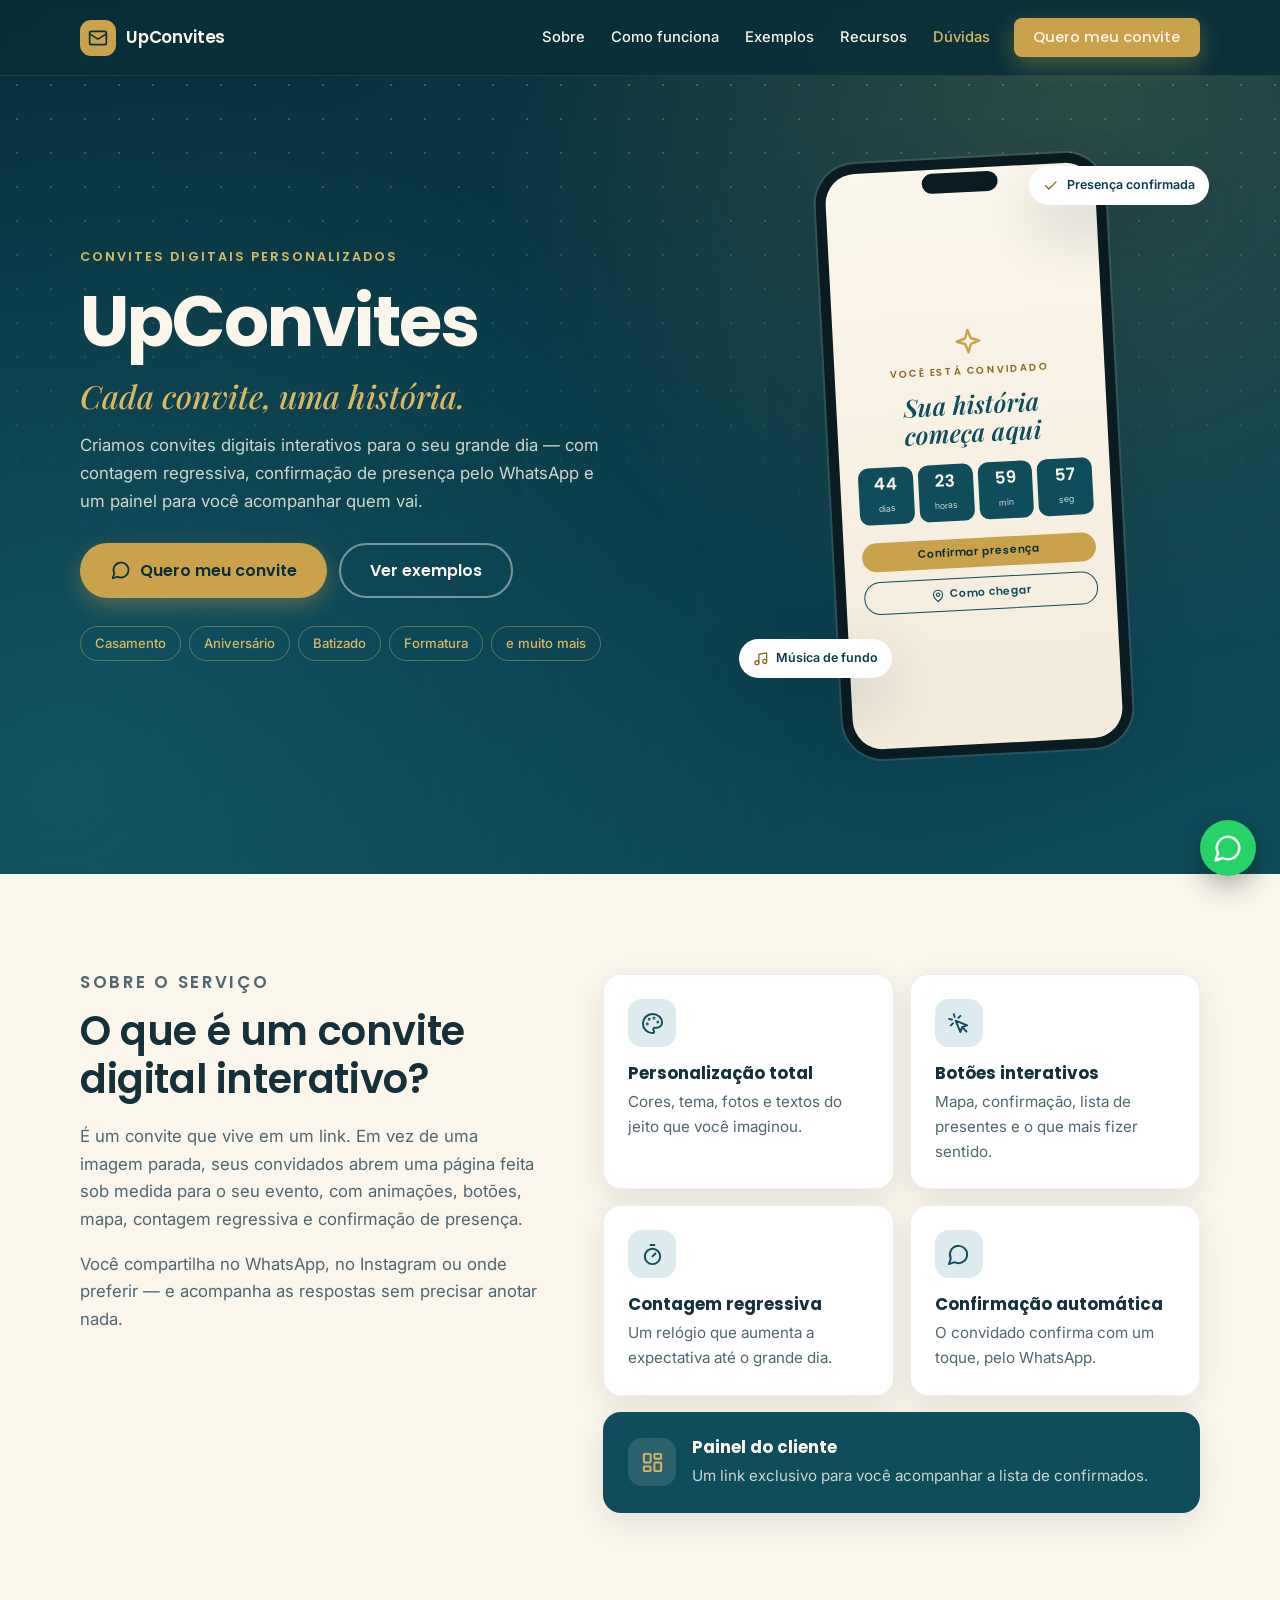
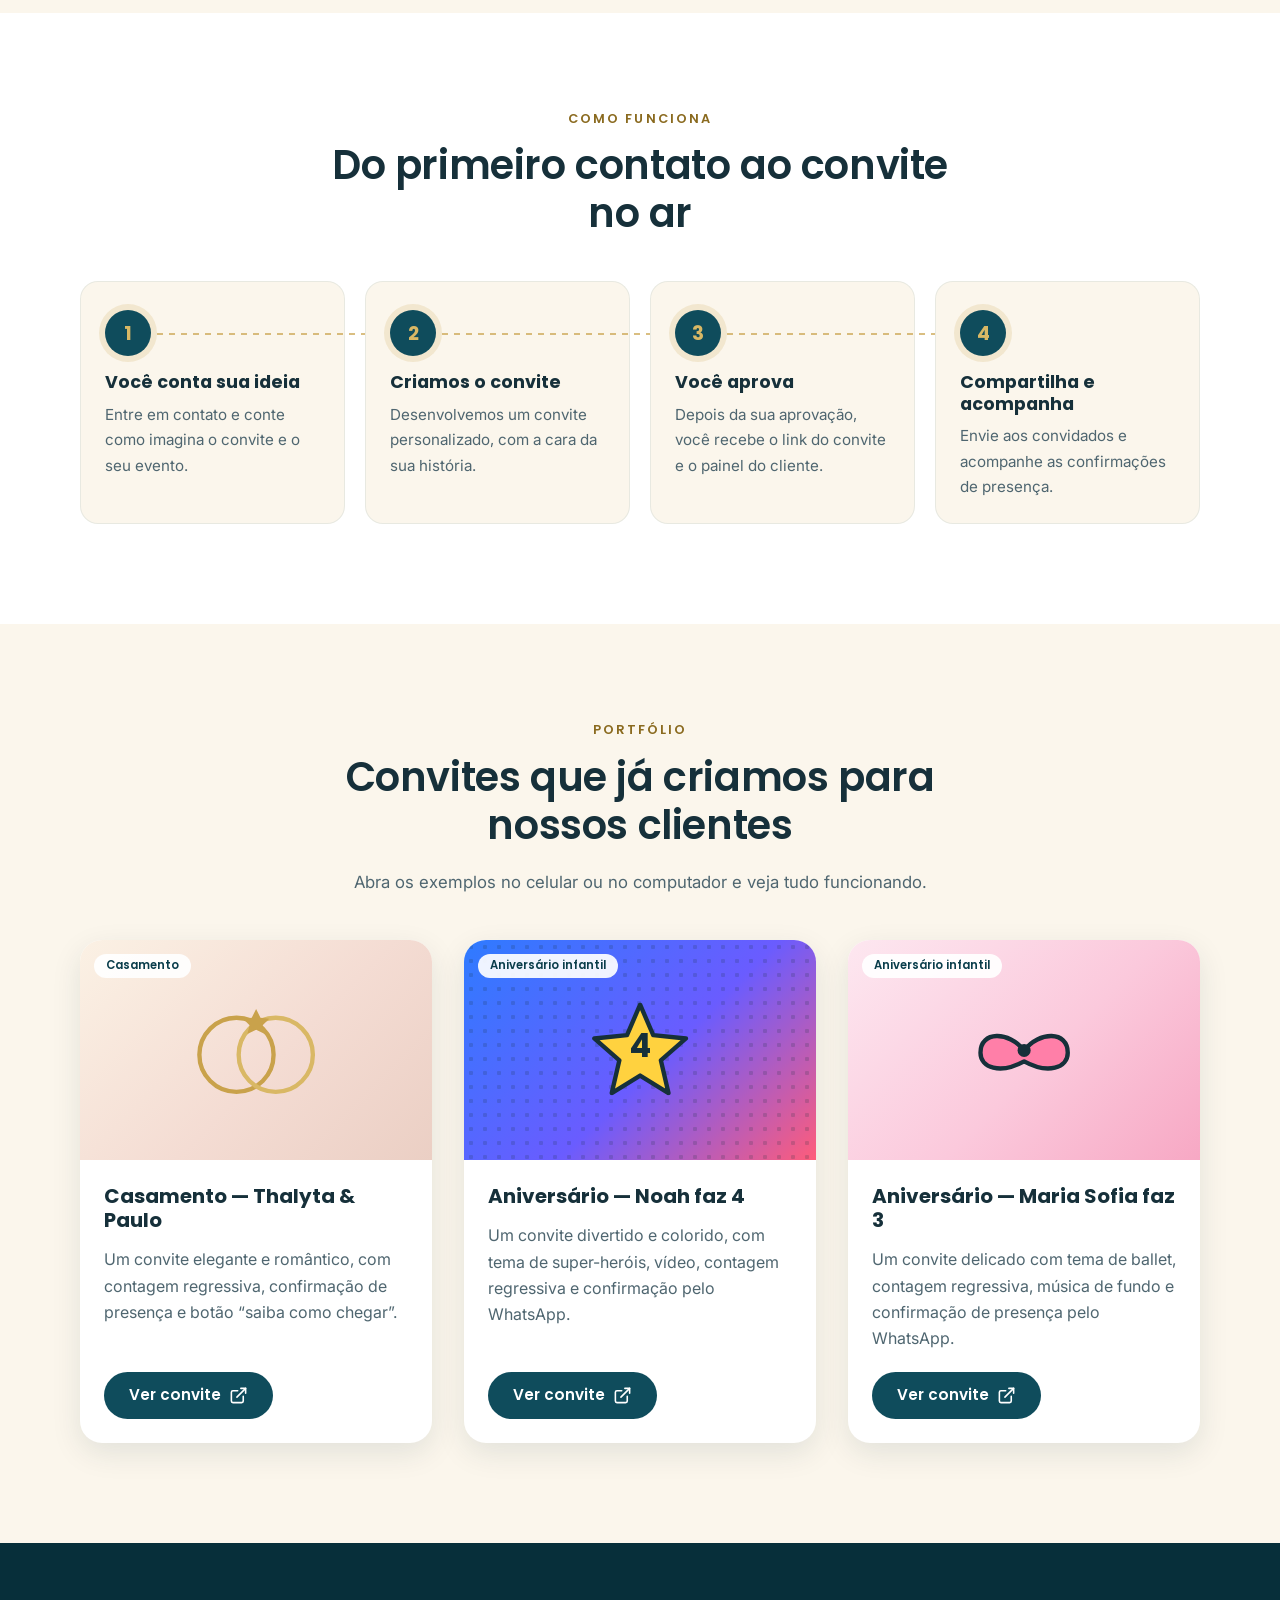
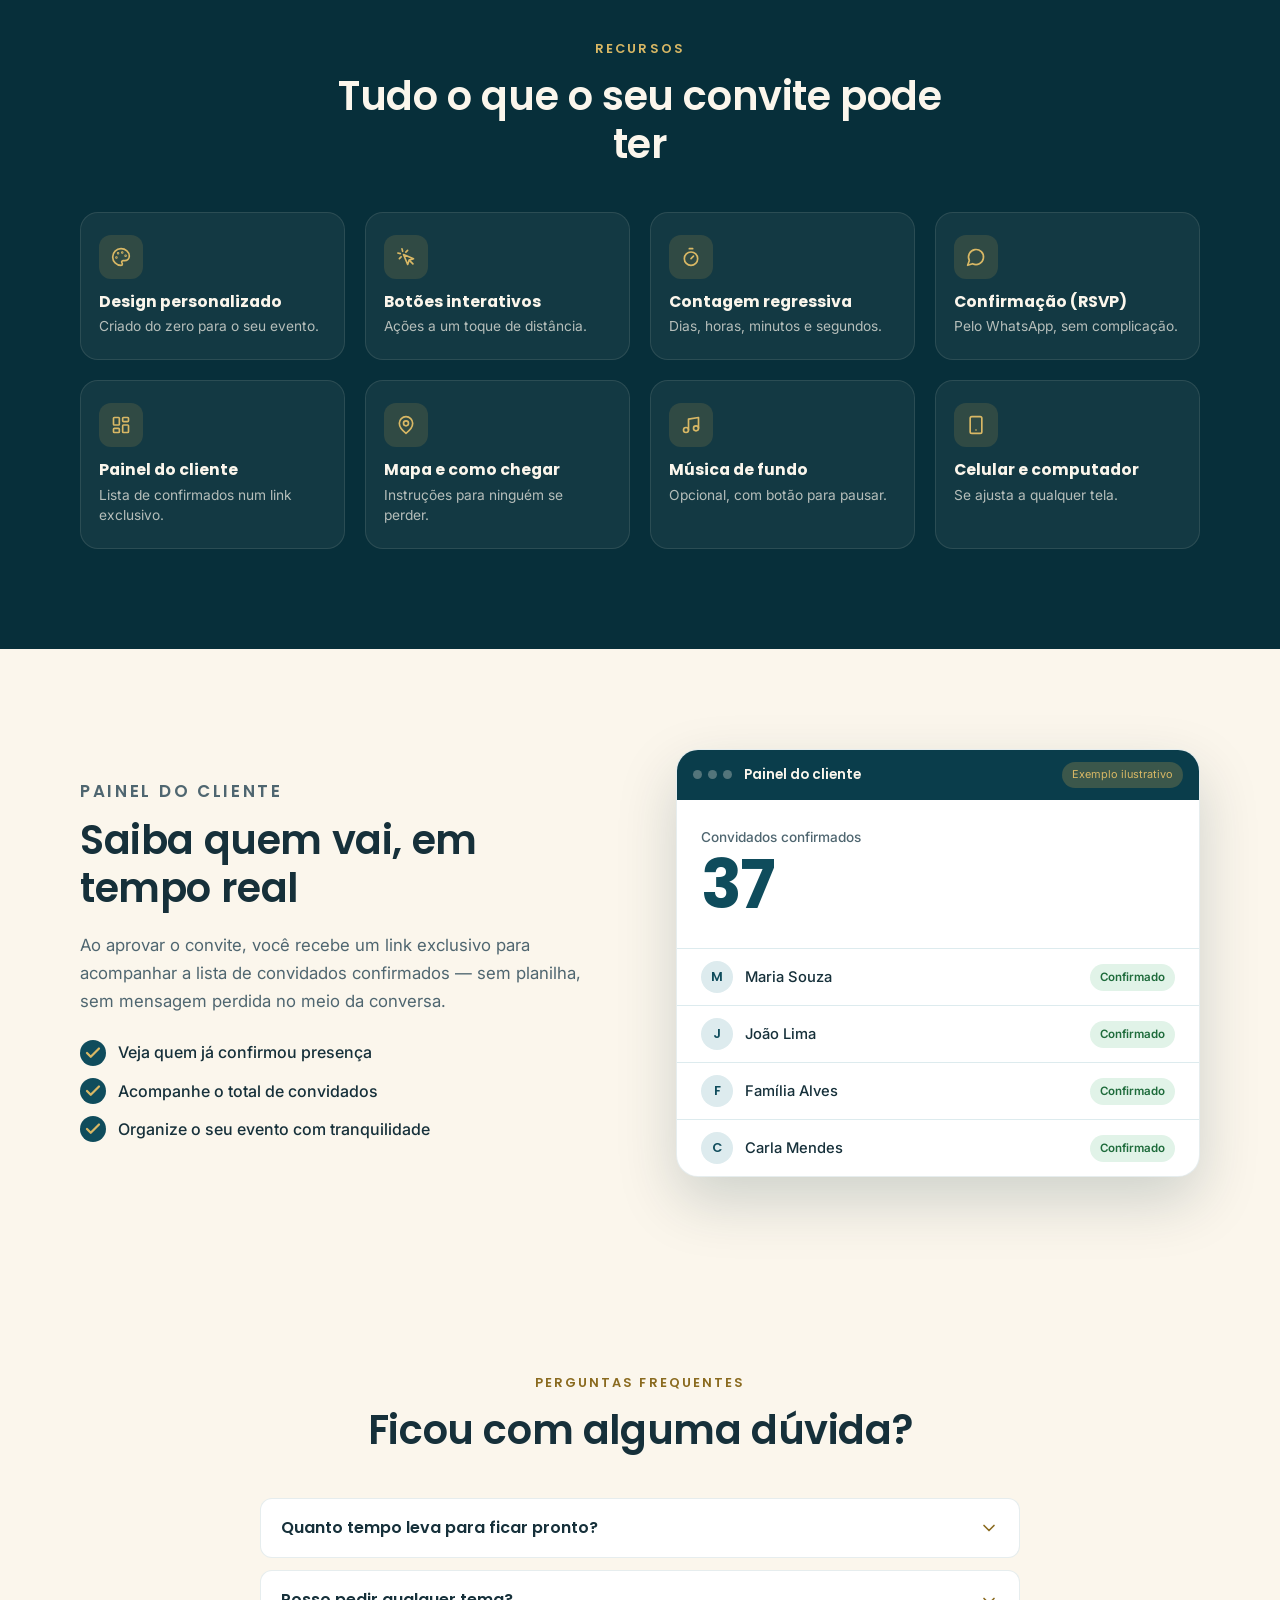
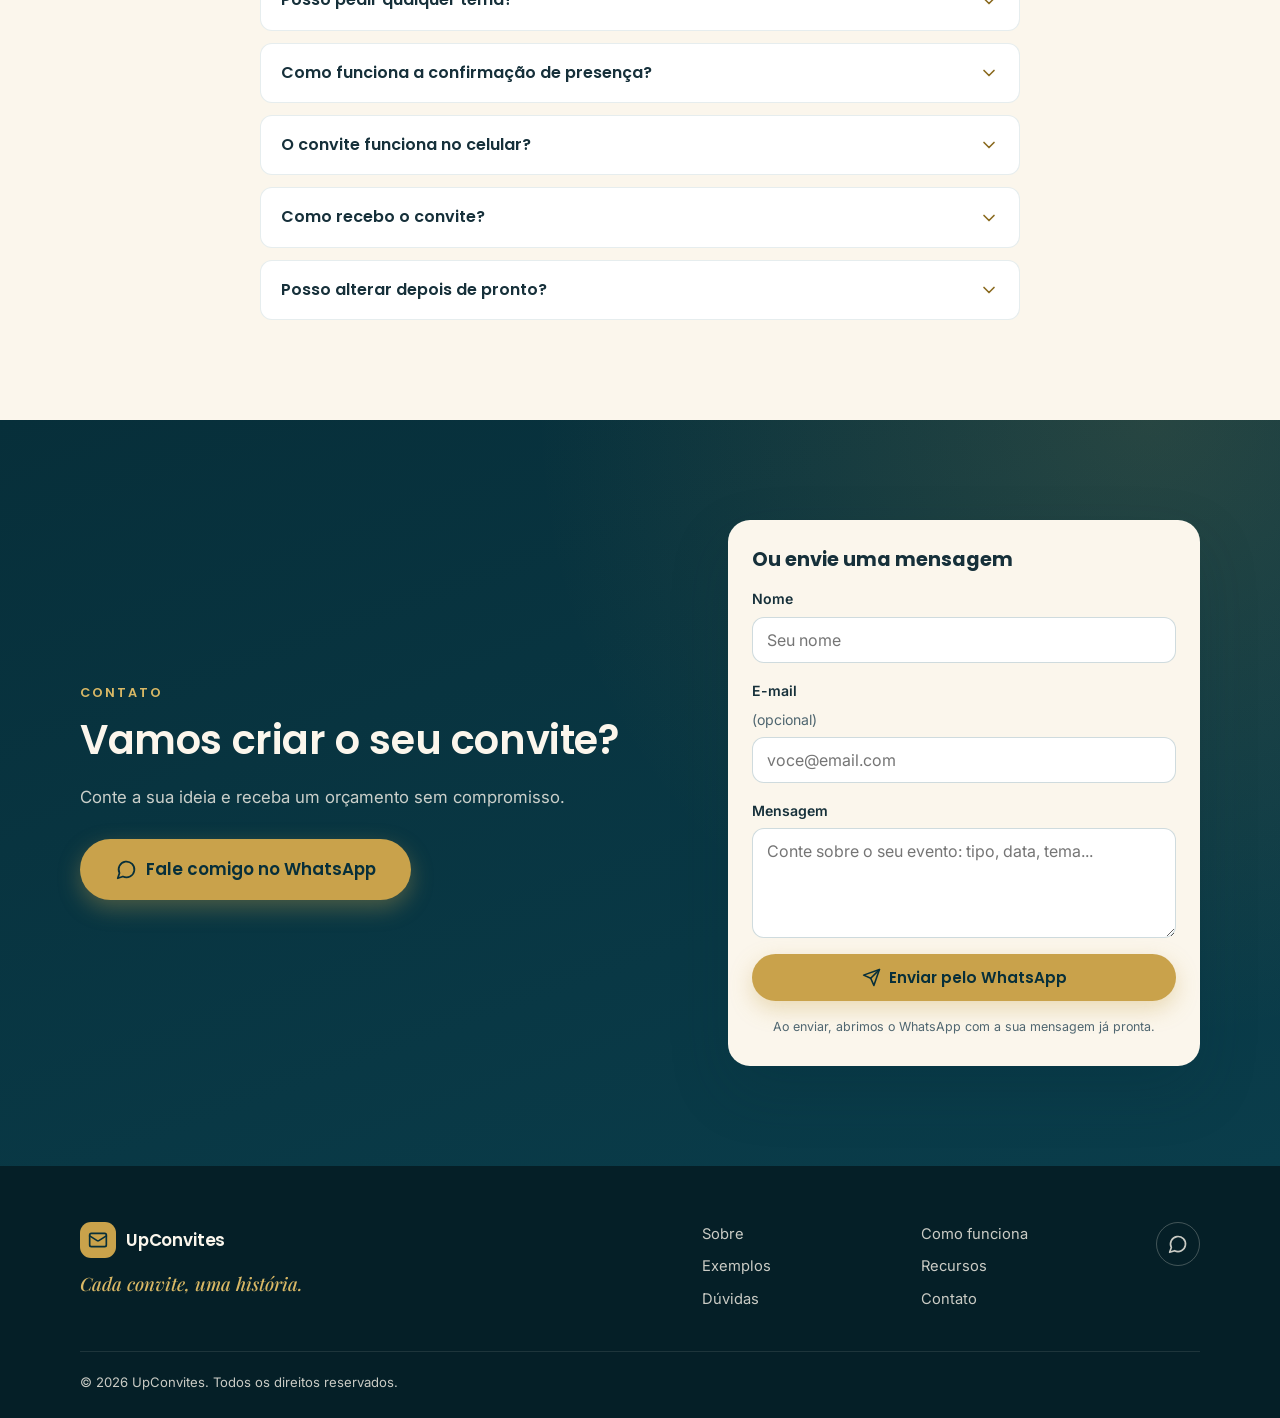
<file: index.html>
<!DOCTYPE html>
<html lang="pt-BR">
<head>
  <meta charset="UTF-8">
  <meta name="viewport" content="width=device-width, initial-scale=1">
  <title>UpConvites — Convites digitais personalizados</title>
  <meta name="description" content="Convites digitais personalizados e interativos para casamento, aniversário, batizado, formatura e mais. Contagem regressiva, confirmação de presença pelo WhatsApp e painel do cliente.">
  <meta name="theme-color" content="#072F3A">

  <!-- Open Graph (pré-visualização ao compartilhar o link) -->
  <meta property="og:title" content="UpConvites — Cada convite, uma história.">
  <meta property="og:description" content="Convites digitais personalizados e interativos, com confirmação de presença pelo WhatsApp.">
  <meta property="og:type" content="website">
  <meta property="og:locale" content="pt_BR">

  <!-- Favicon inline (SVG), sem arquivo externo -->
  <link rel="icon" href="data:image/svg+xml,%3Csvg xmlns='http://www.w3.org/2000/svg' viewBox='0 0 64 64'%3E%3Crect width='64' height='64' rx='16' fill='%23072F3A'/%3E%3Cpath d='M14 22h36v22a3 3 0 0 1-3 3H17a3 3 0 0 1-3-3z' fill='none' stroke='%23C9A24B' stroke-width='3.5' stroke-linejoin='round'/%3E%3Cpath d='m15 24 17 12 17-12' fill='none' stroke='%23C9A24B' stroke-width='3.5' stroke-linejoin='round'/%3E%3C/svg%3E">

  <!-- Fontes: Poppins (títulos), Inter (texto) e Playfair Display (destaques elegantes) -->
  <link rel="preconnect" href="https://fonts.googleapis.com">
  <link rel="preconnect" href="https://fonts.gstatic.com" crossorigin>
  <link href="https://fonts.googleapis.com/css2?family=Inter:wght@400;500;600&family=Playfair+Display:ital,wght@1,500;1,600&family=Poppins:wght@500;600;700&display=swap" rel="stylesheet">

  <link rel="stylesheet" href="styles.css">

  <!-- Marca a página como "JS ativo" antes de pintar (evita piscar nas animações de scroll) -->
  <script>document.documentElement.classList.add('js');</script>
</head>

<body>

  <!-- =====================================================================
       ÍCONES (SVG inline, estilo Lucide). Uso: <svg class="icon"><use href="#i-nome"/></svg>
       ===================================================================== -->
  <svg width="0" height="0" style="position:absolute" aria-hidden="true" focusable="false">
    <symbol id="i-palette" viewBox="0 0 24 24"><circle cx="13.5" cy="6.5" r=".5"/><circle cx="17.5" cy="10.5" r=".5"/><circle cx="8.5" cy="7.5" r=".5"/><circle cx="6.5" cy="12.5" r=".5"/><path d="M12 2C6.5 2 2 6.5 2 12s4.5 10 10 10c.926 0 1.648-.746 1.648-1.688 0-.437-.18-.835-.437-1.125-.29-.289-.438-.652-.438-1.125a1.64 1.64 0 0 1 1.668-1.668h1.996c3.051 0 5.555-2.503 5.555-5.554C21.965 6.012 17.461 2 12 2z"/></symbol>
    <symbol id="i-pointer" viewBox="0 0 24 24"><path d="m9 9 5 12 1.774-5.226L21 14 9 9z"/><path d="m16.071 16.071 4.243 4.243"/><path d="m7.188 2.239.777 2.897M5.136 7.965l-2.898-.777M13.95 4.05l-2.122 2.122m-5.657 5.656-2.12 2.122"/></symbol>
    <symbol id="i-timer" viewBox="0 0 24 24"><line x1="10" x2="14" y1="2" y2="2"/><line x1="12" x2="15" y1="14" y2="11"/><circle cx="12" cy="14" r="8"/></symbol>
    <symbol id="i-chat" viewBox="0 0 24 24"><path d="M7.9 20A9 9 0 1 0 4 16.1L2 22Z"/></symbol>
    <symbol id="i-dashboard" viewBox="0 0 24 24"><rect width="7" height="9" x="3" y="3" rx="1"/><rect width="7" height="5" x="14" y="3" rx="1"/><rect width="7" height="9" x="14" y="12" rx="1"/><rect width="7" height="5" x="3" y="16" rx="1"/></symbol>
    <symbol id="i-pin" viewBox="0 0 24 24"><path d="M20 10c0 6-8 12-8 12s-8-6-8-12a8 8 0 0 1 16 0Z"/><circle cx="12" cy="10" r="3"/></symbol>
    <symbol id="i-music" viewBox="0 0 24 24"><path d="M9 18V5l12-2v13"/><circle cx="6" cy="18" r="3"/><circle cx="18" cy="16" r="3"/></symbol>
    <symbol id="i-phone" viewBox="0 0 24 24"><rect width="14" height="20" x="5" y="2" rx="2" ry="2"/><path d="M12 18h.01"/></symbol>
    <symbol id="i-check" viewBox="0 0 24 24"><path d="M20 6 9 17l-5-5"/></symbol>
    <symbol id="i-chevron" viewBox="0 0 24 24"><path d="m6 9 6 6 6-6"/></symbol>
    <symbol id="i-mail" viewBox="0 0 24 24"><rect width="20" height="16" x="2" y="4" rx="2"/><path d="m22 7-8.97 5.7a1.94 1.94 0 0 1-2.06 0L2 7"/></symbol>
    <symbol id="i-arrow" viewBox="0 0 24 24"><path d="M5 12h14"/><path d="m12 5 7 7-7 7"/></symbol>
    <symbol id="i-external" viewBox="0 0 24 24"><path d="M15 3h6v6"/><path d="M10 14 21 3"/><path d="M18 13v6a2 2 0 0 1-2 2H5a2 2 0 0 1-2-2V8a2 2 0 0 1 2-2h6"/></symbol>
    <symbol id="i-menu" viewBox="0 0 24 24"><line x1="4" x2="20" y1="12" y2="12"/><line x1="4" x2="20" y1="6" y2="6"/><line x1="4" x2="20" y1="18" y2="18"/></symbol>
    <symbol id="i-close" viewBox="0 0 24 24"><path d="M18 6 6 18"/><path d="m6 6 12 12"/></symbol>
    <symbol id="i-sparkles" viewBox="0 0 24 24"><path d="m12 3-1.912 5.813a2 2 0 0 1-1.275 1.275L3 12l5.813 1.912a2 2 0 0 1 1.275 1.275L12 21l1.912-5.813a2 2 0 0 1 1.275-1.275L21 12l-5.813-1.912a2 2 0 0 1-1.275-1.275L12 3Z"/></symbol>
    <symbol id="i-send" viewBox="0 0 24 24"><path d="m22 2-7 20-4-9-9-4Z"/><path d="M22 2 11 13"/></symbol>
    <symbol id="i-users" viewBox="0 0 24 24"><path d="M16 21v-2a4 4 0 0 0-4-4H6a4 4 0 0 0-4 4v2"/><circle cx="9" cy="7" r="4"/><path d="M22 21v-2a4 4 0 0 0-3-3.87"/><path d="M16 3.13a4 4 0 0 1 0 7.75"/></symbol>
  </svg>

  <a class="skip-link" href="#conteudo">Pular para o conteúdo</a>

  <!-- =====================================================================
       CABEÇALHO / MENU
       ===================================================================== -->
  <header class="header" id="topo">
    <div class="container header__inner">
      <a class="brand" href="#inicio" aria-label="UpConvites — início">
        <span class="brand__mark" aria-hidden="true"><svg class="icon"><use href="#i-mail"/></svg></span>
        <span class="brand__name">UpConvites</span>
      </a>

      <nav class="nav" id="menu" aria-label="Navegação principal">
        <a href="#sobre">Sobre</a>
        <a href="#como-funciona">Como funciona</a>
        <a href="#portfolio">Exemplos</a>
        <a href="#recursos">Recursos</a>
        <a href="#faq">Dúvidas</a>
        <a class="btn btn--gold btn--sm nav__cta" data-wa href="#contato">Quero meu convite</a>
      </nav>

      <button class="menu-toggle" type="button" aria-expanded="false" aria-controls="menu" aria-label="Abrir menu">
        <svg class="icon icon--open"><use href="#i-menu"/></svg>
        <svg class="icon icon--close"><use href="#i-close"/></svg>
      </button>
    </div>
  </header>

  <main id="conteudo">

    <!-- =====================================================================
         1. HERO
         ===================================================================== -->
    <section class="hero" id="inicio">
      <div class="hero__glow" aria-hidden="true"></div>
      <div class="container hero__grid">

        <div class="hero__text">
          <p class="eyebrow eyebrow--light reveal">Convites digitais personalizados</p>
          <h1 class="hero__title reveal" style="--d:1">UpConvites</h1>
          <p class="hero__slogan reveal" style="--d:2">Cada convite, uma história.</p>
          <p class="hero__sub reveal" style="--d:3">
            Criamos convites digitais interativos para o seu grande dia — com contagem regressiva,
            confirmação de presença pelo WhatsApp e um painel para você acompanhar quem vai.
          </p>

          <div class="hero__actions reveal" style="--d:4">
            <!-- CTA principal: o link do WhatsApp é montado pelo script.js (veja CONFIG) -->
            <a class="btn btn--gold btn--lg" data-wa data-wa-msg="Olá! Quero criar meu convite digital." href="#contato">
              <svg class="icon"><use href="#i-chat"/></svg> Quero meu convite
            </a>
            <a class="btn btn--ghost btn--lg" href="#portfolio">Ver exemplos</a>
          </div>

          <ul class="chips reveal" style="--d:5" aria-label="Tipos de evento">
            <li>Casamento</li><li>Aniversário</li><li>Batizado</li><li>Formatura</li><li>e muito mais</li>
          </ul>
        </div>

        <!-- Mockup de celular com um mini convite (ilustrativo) -->
        <div class="hero__visual reveal" style="--d:2" aria-hidden="true">
          <div class="phone">
            <div class="phone__notch"></div>
            <div class="phone__screen">
              <span class="mini__star"><svg class="icon"><use href="#i-sparkles"/></svg></span>
              <p class="mini__kicker">Você está convidado</p>
              <p class="mini__title">Sua história<br>começa aqui</p>
              <div class="mini__count">
                <div><b data-mini="d">00</b><small>dias</small></div>
                <div><b data-mini="h">00</b><small>horas</small></div>
                <div><b data-mini="m">00</b><small>min</small></div>
                <div><b data-mini="s">00</b><small>seg</small></div>
              </div>
              <span class="mini__btn">Confirmar presença</span>
              <span class="mini__btn mini__btn--line"><svg class="icon"><use href="#i-pin"/></svg> Como chegar</span>
            </div>
          </div>
          <span class="float float--a"><svg class="icon"><use href="#i-check"/></svg> Presença confirmada</span>
          <span class="float float--b"><svg class="icon"><use href="#i-music"/></svg> Música de fundo</span>
        </div>
      </div>
    </section>

    <!-- =====================================================================
         2. SOBRE O SERVIÇO
         ===================================================================== -->
    <section class="section section--cream" id="sobre">
      <div class="container about">
        <div class="about__text">
          <p class="eyebrow reveal">Sobre o serviço</p>
          <h2 class="section__title reveal" style="--d:1">O que é um convite digital interativo?</h2>
          <p class="reveal" style="--d:2">
            É um convite que vive em um link. Em vez de uma imagem parada, seus convidados abrem uma
            página feita sob medida para o seu evento, com animações, botões, mapa, contagem regressiva
            e confirmação de presença.
          </p>
          <p class="reveal" style="--d:3">
            Você compartilha no WhatsApp, no Instagram ou onde preferir — e acompanha as respostas
            sem precisar anotar nada.
          </p>
        </div>

        <!-- Diferenciais -->
        <div class="about__cards">
          <article class="card reveal">
            <span class="card__icon"><svg class="icon"><use href="#i-palette"/></svg></span>
            <h3>Personalização total</h3>
            <p>Cores, tema, fotos e textos do jeito que você imaginou.</p>
          </article>
          <article class="card reveal" style="--d:1">
            <span class="card__icon"><svg class="icon"><use href="#i-pointer"/></svg></span>
            <h3>Botões interativos</h3>
            <p>Mapa, confirmação, lista de presentes e o que mais fizer sentido.</p>
          </article>
          <article class="card reveal" style="--d:2">
            <span class="card__icon"><svg class="icon"><use href="#i-timer"/></svg></span>
            <h3>Contagem regressiva</h3>
            <p>Um relógio que aumenta a expectativa até o grande dia.</p>
          </article>
          <article class="card reveal" style="--d:3">
            <span class="card__icon"><svg class="icon"><use href="#i-chat"/></svg></span>
            <h3>Confirmação automática</h3>
            <p>O convidado confirma com um toque, pelo WhatsApp.</p>
          </article>
          <article class="card card--wide reveal" style="--d:4">
            <span class="card__icon"><svg class="icon"><use href="#i-dashboard"/></svg></span>
            <div>
              <h3>Painel do cliente</h3>
              <p>Um link exclusivo para você acompanhar a lista de confirmados.</p>
            </div>
          </article>
        </div>
      </div>
    </section>

    <!-- =====================================================================
         3. COMO FUNCIONA
         ===================================================================== -->
    <section class="section section--white" id="como-funciona">
      <div class="container">
        <header class="section__head">
          <p class="eyebrow reveal">Como funciona</p>
          <h2 class="section__title reveal" style="--d:1">Do primeiro contato ao convite no ar</h2>
        </header>

        <ol class="steps">
          <li class="step reveal">
            <span class="step__num">1</span>
            <h3>Você conta sua ideia</h3>
            <p>Entre em contato e conte como imagina o convite e o seu evento.</p>
          </li>
          <li class="step reveal" style="--d:1">
            <span class="step__num">2</span>
            <h3>Criamos o convite</h3>
            <p>Desenvolvemos um convite personalizado, com a cara da sua história.</p>
          </li>
          <li class="step reveal" style="--d:2">
            <span class="step__num">3</span>
            <h3>Você aprova</h3>
            <p>Depois da sua aprovação, você recebe o link do convite e o painel do cliente.</p>
          </li>
          <li class="step reveal" style="--d:3">
            <span class="step__num">4</span>
            <h3>Compartilha e acompanha</h3>
            <p>Envie aos convidados e acompanhe as confirmações de presença.</p>
          </li>
        </ol>
      </div>
    </section>

    <!-- =====================================================================
         4. PORTFÓLIO / EXEMPLOS
         ===================================================================== -->
    <section class="section section--cream" id="portfolio">
      <div class="container">
        <header class="section__head">
          <p class="eyebrow reveal">Portfólio</p>
          <h2 class="section__title reveal" style="--d:1">Convites que já criamos para nossos clientes</h2>
          <p class="section__lead reveal" style="--d:2">Abra os exemplos no celular ou no computador e veja tudo funcionando.</p>
        </header>

        <div class="portfolio">

          <!-- Exemplo A: Casamento -->
          <article class="work reveal">
            <!-- ✏️ CAPA: hoje é um gradiente + SVG. Para usar uma imagem real, troque o conteúdo
                 de .work__cover por: <img src="img/capa-casamento.jpg" alt="Capa do convite de casamento"> -->
            <div class="work__cover work__cover--wedding" aria-hidden="true">
              <svg viewBox="0 0 200 120" class="work__art">
                <circle cx="82" cy="64" r="34" fill="none" stroke="#C9A24B" stroke-width="4"/>
                <circle cx="118" cy="64" r="34" fill="none" stroke="#D9B865" stroke-width="4"/>
                <path d="m100 22 4 8 8 1-6 6 2 8-8-4-8 4 2-8-6-6 8-1z" fill="#C9A24B"/>
              </svg>
              <span class="work__tag">Casamento</span>
            </div>
            <div class="work__body">
              <h3>Casamento — Thalyta &amp; Paulo</h3>
              <p>Um convite elegante e romântico, com contagem regressiva, confirmação de presença e botão “saiba como chegar”.</p>
              <a class="btn btn--primary" href="https://thalytaepaulo.vercel.app/?demo" target="_blank" rel="noopener noreferrer">
                Ver convite <svg class="icon"><use href="#i-external"/></svg>
              </a>
            </div>
          </article>

          <!-- Exemplo B: Aniversário -->
          <article class="work reveal" style="--d:1">
            <!-- ✏️ CAPA: troque por <img src="img/capa-noah.jpg" alt="Capa do convite de aniversário"> se quiser -->
            <div class="work__cover work__cover--kids" aria-hidden="true">
              <svg viewBox="0 0 200 120" class="work__art">
                <path d="m100 18 12 28 30 3-23 20 7 30-26-16-26 16 7-30-23-20 30-3z" fill="#FFD23F" stroke="#16303A" stroke-width="4" stroke-linejoin="round"/>
                <text x="100" y="66" text-anchor="middle" font-family="Poppins, sans-serif" font-weight="700" font-size="30" fill="#16303A">4</text>
              </svg>
              <span class="work__tag">Aniversário infantil</span>
            </div>
            <div class="work__body">
              <h3>Aniversário — Noah faz 4</h3>
              <p>Um convite divertido e colorido, com tema de super-heróis, vídeo, contagem regressiva e confirmação pelo WhatsApp.</p>
              <a class="btn btn--primary" href="https://barbosas97.github.io/convite-noah/?demo" target="_blank" rel="noopener noreferrer">
                Ver convite <svg class="icon"><use href="#i-external"/></svg>
              </a>
            </div>
          </article>

          <!-- Exemplo C: Aniversário infantil (tema ballet) -->
          <article class="work reveal" style="--d:2">
            <!-- ✏️ CAPA: troque por <img src="img/capa-mariasofia.jpg" alt="Capa do convite da Maria Sofia"> se quiser -->
            <div class="work__cover work__cover--ballet" aria-hidden="true">
              <svg viewBox="0 0 200 120" class="work__art">
                <path d="M100 60c-14-18-40-18-40 2 0 14 18 20 40 8 22 12 40 6 40-8 0-20-26-20-40-2z" fill="#FF7FA8" stroke="#16303A" stroke-width="4" stroke-linejoin="round"/>
                <circle cx="100" cy="60" r="6" fill="#16303A"/>
              </svg>
              <span class="work__tag">Aniversário infantil</span>
            </div>
            <div class="work__body">
              <h3>Aniversário — Maria Sofia faz 3</h3>
              <p>Um convite delicado com tema de ballet, contagem regressiva, música de fundo e confirmação de presença pelo WhatsApp.</p>
              <a class="btn btn--primary" href="https://mariasofia.vercel.app/?demo" target="_blank" rel="noopener noreferrer">
                Ver convite <svg class="icon"><use href="#i-external"/></svg>
              </a>
            </div>
          </article>

        </div>
      </div>
    </section>

    <!-- =====================================================================
         5. FUNCIONALIDADES / RECURSOS
         ===================================================================== -->
    <section class="section section--dark" id="recursos">
      <div class="container">
        <header class="section__head">
          <p class="eyebrow eyebrow--light reveal">Recursos</p>
          <h2 class="section__title section__title--light reveal" style="--d:1">Tudo o que o seu convite pode ter</h2>
        </header>

        <ul class="features">
          <li class="feature reveal"><span class="feature__icon"><svg class="icon"><use href="#i-palette"/></svg></span><h3>Design personalizado</h3><p>Criado do zero para o seu evento.</p></li>
          <li class="feature reveal" style="--d:1"><span class="feature__icon"><svg class="icon"><use href="#i-pointer"/></svg></span><h3>Botões interativos</h3><p>Ações a um toque de distância.</p></li>
          <li class="feature reveal" style="--d:2"><span class="feature__icon"><svg class="icon"><use href="#i-timer"/></svg></span><h3>Contagem regressiva</h3><p>Dias, horas, minutos e segundos.</p></li>
          <li class="feature reveal" style="--d:3"><span class="feature__icon"><svg class="icon"><use href="#i-chat"/></svg></span><h3>Confirmação (RSVP)</h3><p>Pelo WhatsApp, sem complicação.</p></li>
          <li class="feature reveal"><span class="feature__icon"><svg class="icon"><use href="#i-dashboard"/></svg></span><h3>Painel do cliente</h3><p>Lista de confirmados num link exclusivo.</p></li>
          <li class="feature reveal" style="--d:1"><span class="feature__icon"><svg class="icon"><use href="#i-pin"/></svg></span><h3>Mapa e como chegar</h3><p>Instruções para ninguém se perder.</p></li>
          <li class="feature reveal" style="--d:2"><span class="feature__icon"><svg class="icon"><use href="#i-music"/></svg></span><h3>Música de fundo</h3><p>Opcional, com botão para pausar.</p></li>
          <li class="feature reveal" style="--d:3"><span class="feature__icon"><svg class="icon"><use href="#i-phone"/></svg></span><h3>Celular e computador</h3><p>Se ajusta a qualquer tela.</p></li>
        </ul>
      </div>
    </section>

    <!-- =====================================================================
         6. PAINEL DO CLIENTE (DESTAQUE)
         ===================================================================== -->
    <section class="section section--cream" id="painel">
      <div class="container panel">

        <div class="panel__text">
          <p class="eyebrow reveal">Painel do cliente</p>
          <h2 class="section__title reveal" style="--d:1">Saiba quem vai, em tempo real</h2>
          <p class="reveal" style="--d:2">
            Ao aprovar o convite, você recebe um link exclusivo para acompanhar a lista de convidados
            confirmados — sem planilha, sem mensagem perdida no meio da conversa.
          </p>
          <ul class="checklist reveal" style="--d:3">
            <li><svg class="icon"><use href="#i-check"/></svg> Veja quem já confirmou presença</li>
            <li><svg class="icon"><use href="#i-check"/></svg> Acompanhe o total de convidados</li>
            <li><svg class="icon"><use href="#i-check"/></svg> Organize o seu evento com tranquilidade</li>
          </ul>
        </div>

        <!-- Mockup do painel (exemplo ilustrativo, os dados não são reais) -->
        <div class="dash reveal" style="--d:2" role="img" aria-label="Exemplo ilustrativo do painel do cliente mostrando 42 convidados confirmados">
          <div class="dash__top">
            <span class="dash__dots"><i></i><i></i><i></i></span>
            <span class="dash__title">Painel do cliente</span>
            <span class="dash__badge">Exemplo ilustrativo</span>
          </div>
          <div class="dash__main">
            <p class="dash__label">Convidados confirmados</p>
            <p class="dash__big"><span data-count-to="42">42</span></p>
          </div>
          <ul class="dash__list">
            <li><span class="avatar">M</span> Maria Souza <em class="ok">Confirmado</em></li>
            <li><span class="avatar">J</span> João Lima <em class="ok">Confirmado</em></li>
            <li><span class="avatar">F</span> Família Alves <em class="ok">Confirmado</em></li>
            <li><span class="avatar">C</span> Carla Mendes <em class="ok">Confirmado</em></li>
          </ul>
        </div>

      </div>
    </section>

    <!-- =====================================================================
         7. FAQ
         ✏️ EDITAR: revise as respostas (principalmente prazo e alterações)
         ===================================================================== -->
    <section class="section section--cream" id="faq">
      <div class="container container--narrow">
        <header class="section__head">
          <p class="eyebrow reveal">Perguntas frequentes</p>
          <h2 class="section__title reveal" style="--d:1">Ficou com alguma dúvida?</h2>
        </header>

        <div class="faq reveal">
          <details>
            <summary>Quanto tempo leva para ficar pronto? <svg class="icon"><use href="#i-chevron"/></svg></summary>
            <!-- ✏️ EDITAR: coloque o seu prazo real (ex.: "de 3 a 7 dias úteis") -->
            <p>O prazo depende da complexidade do convite e da rapidez na aprovação. Combinamos a data de entrega logo no primeiro contato, para você se programar com tranquilidade.</p>
          </details>
          <details>
            <summary>Posso pedir qualquer tema? <svg class="icon"><use href="#i-chevron"/></svg></summary>
            <p>Pode! Cada convite é feito sob medida. Conte sua ideia — cores, personagens, estilo — e nós criamos algo com a cara do seu evento.</p>
          </details>
          <details>
            <summary>Como funciona a confirmação de presença? <svg class="icon"><use href="#i-chevron"/></svg></summary>
            <p>O convidado toca no botão de confirmação e a resposta chega até você pelo WhatsApp. Quando o seu convite inclui o painel do cliente, você ainda acompanha a lista de confirmados em um link exclusivo.</p>
          </details>
          <details>
            <summary>O convite funciona no celular? <svg class="icon"><use href="#i-chevron"/></svg></summary>
            <p>Sim. Os convites são pensados primeiro para o celular, onde a maioria dos convidados vai abrir, e também ficam ótimos em tablets e computadores.</p>
          </details>
          <details>
            <summary>Como recebo o convite? <svg class="icon"><use href="#i-chevron"/></svg></summary>
            <p>Você recebe um link exclusivo do convite, pronto para compartilhar no WhatsApp, Instagram ou onde preferir. Se o seu convite incluir o painel do cliente, o link do painel vem junto.</p>
          </details>
          <details>
            <summary>Posso alterar depois de pronto? <svg class="icon"><use href="#i-chevron"/></svg></summary>
            <!-- ✏️ EDITAR: ajuste a sua política de alterações -->
            <p>Sim. Ajustes como data, horário, local ou textos podem ser feitos depois da entrega. Fale com a gente pelo WhatsApp e combinamos os detalhes.</p>
          </details>
        </div>
      </div>
    </section>

    <!-- =====================================================================
         8. CONTATO / CTA FINAL
         ===================================================================== -->
    <section class="section section--dark contact" id="contato">
      <div class="container contact__grid">

        <div class="contact__text">
          <p class="eyebrow eyebrow--light reveal">Contato</p>
          <h2 class="section__title section__title--light reveal" style="--d:1">Vamos criar o seu convite?</h2>
          <p class="contact__lead reveal" style="--d:2">Conte a sua ideia e receba um orçamento sem compromisso.</p>

          <a class="btn btn--gold btn--xl reveal" style="--d:3" data-wa data-wa-msg="Olá! Quero criar meu convite digital." href="#contato">
            <svg class="icon"><use href="#i-chat"/></svg> Fale comigo no WhatsApp
          </a>
        </div>

        <!-- Formulário simples: monta uma mensagem e abre o WhatsApp (não precisa de servidor) -->
        <form class="form reveal" style="--d:2" id="contact-form" novalidate>
          <h3>Ou envie uma mensagem</h3>
          <label>Nome
            <input type="text" name="nome" autocomplete="name" required placeholder="Seu nome">
          </label>
          <label>E-mail <span class="opt">(opcional)</span>
            <input type="email" name="email" autocomplete="email" placeholder="voce@email.com">
          </label>
          <label>Mensagem
            <textarea name="mensagem" rows="4" required placeholder="Conte sobre o seu evento: tipo, data, tema..."></textarea>
          </label>
          <p class="form__error" id="form-error" role="alert" hidden>Preencha seu nome e a mensagem para continuar.</p>
          <button class="btn btn--gold" type="submit"><svg class="icon"><use href="#i-send"/></svg> Enviar pelo WhatsApp</button>
          <p class="form__note">Ao enviar, abrimos o WhatsApp com a sua mensagem já pronta.</p>
        </form>

      </div>
    </section>

  </main>

  <!-- =====================================================================
       9. RODAPÉ
       ===================================================================== -->
  <footer class="footer">
    <div class="container footer__grid">
      <div>
        <a class="brand" href="#inicio">
          <span class="brand__mark" aria-hidden="true"><svg class="icon"><use href="#i-mail"/></svg></span>
          <span class="brand__name">UpConvites</span>
        </a>
        <p class="footer__slogan">Cada convite, uma história.</p>
      </div>

      <nav class="footer__links" aria-label="Links rápidos">
        <a href="#sobre">Sobre</a>
        <a href="#como-funciona">Como funciona</a>
        <a href="#portfolio">Exemplos</a>
        <a href="#recursos">Recursos</a>
        <a href="#faq">Dúvidas</a>
        <a href="#contato">Contato</a>
      </nav>

      <div class="footer__social">
        <a data-wa href="#contato" aria-label="WhatsApp"><svg class="icon"><use href="#i-chat"/></svg></a>
      </div>
    </div>
    <div class="container footer__bottom">
      <!-- O ano é preenchido automaticamente pelo script.js -->
      <p>© <span id="year">2026</span> UpConvites. Todos os direitos reservados.</p>
    </div>
  </footer>

  <!-- Botão flutuante do WhatsApp -->
  <a class="fab" data-wa data-wa-msg="Olá! Quero criar meu convite digital." href="#contato" aria-label="Falar no WhatsApp">
    <svg class="icon"><use href="#i-chat"/></svg>
  </a>

  <script src="script.js"></script>
</body>
</html>
</file>
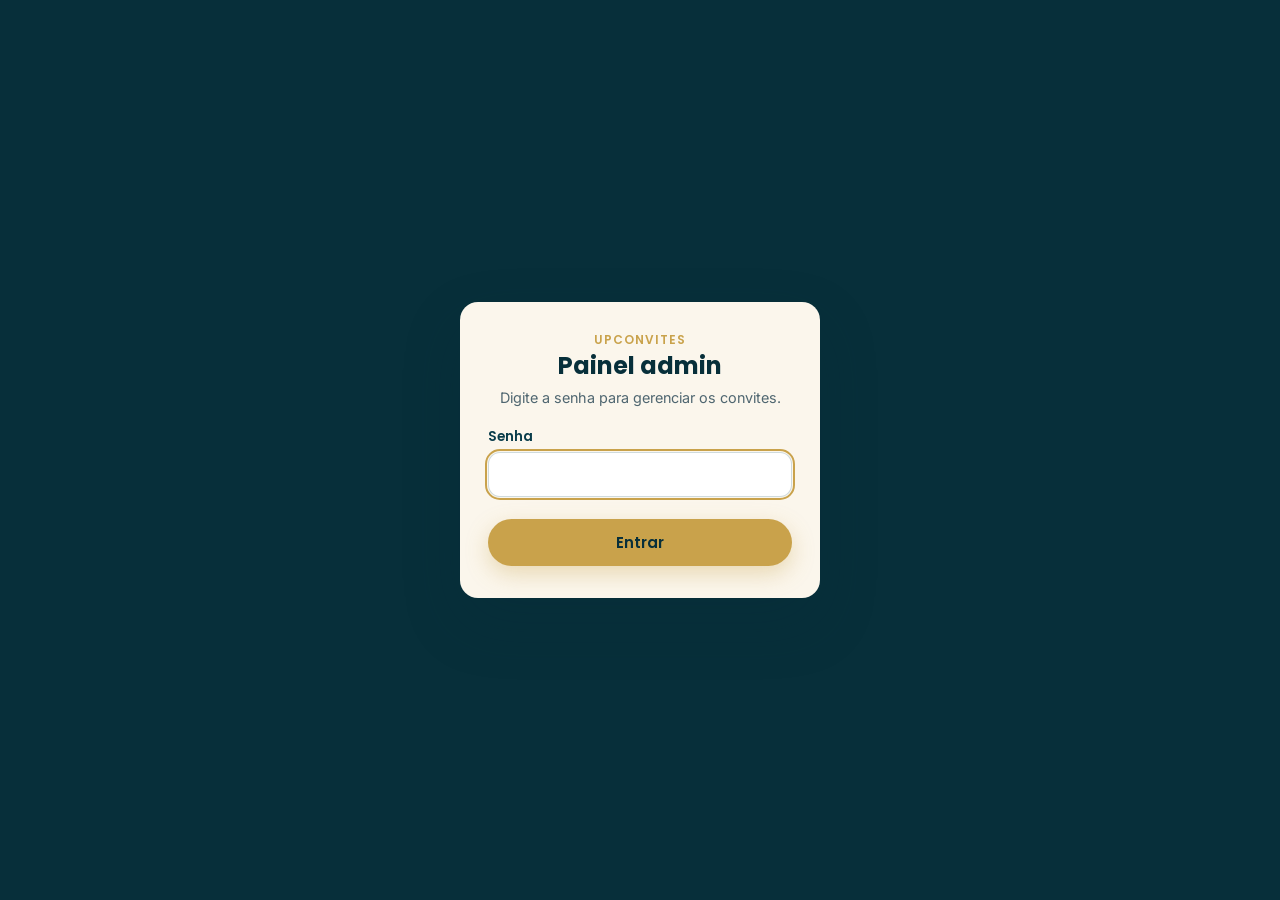
<file: admin.html>
<!DOCTYPE html>
<html lang="pt-BR">
<head>
  <meta charset="UTF-8">
  <meta name="viewport" content="width=device-width, initial-scale=1">
  <title>Painel admin — UpConvites</title>
  <meta name="robots" content="noindex, nofollow">

  <link rel="preconnect" href="https://fonts.googleapis.com">
  <link rel="preconnect" href="https://fonts.gstatic.com" crossorigin>
  <link href="https://fonts.googleapis.com/css2?family=Inter:wght@400;500;600&family=Poppins:wght@500;600;700&display=swap" rel="stylesheet">

  <link rel="stylesheet" href="styles.css">
  <link rel="stylesheet" href="admin.css">
</head>
<body class="admin">

  <!-- ===================== TELA DE LOGIN ===================== -->
  <main class="admin-login" id="tela-login">
    <form class="admin-login__card" id="form-login">
      <p class="eyebrow">UpConvites</p>
      <h1>Painel admin</h1>
      <p class="admin-login__hint">Digite a senha para gerenciar os convites.</p>
      <label class="admin-field">
        Senha
        <input type="password" name="senha" autocomplete="current-password" required autofocus>
      </label>
      <p class="admin-error" id="erro-login" role="alert" hidden></p>
      <button class="btn btn--gold" type="submit">Entrar</button>
    </form>
  </main>

  <!-- ===================== PAINEL ===================== -->
  <main class="admin-panel" id="tela-painel" hidden>
    <header class="admin-panel__head">
      <div>
        <p class="eyebrow">UpConvites</p>
        <h1>Convites</h1>
      </div>
      <div class="admin-panel__actions">
        <button class="btn btn--gold" type="button" id="btn-novo">+ Novo convite</button>
        <button class="btn btn--outline" type="button" id="btn-sair">Sair</button>
      </div>
    </header>

    <p class="admin-status" id="status-lista" hidden></p>

    <div class="admin-table-wrap">
      <table class="admin-table">
        <thead>
          <tr>
            <th>Cliente</th>
            <th>Link UpConvites</th>
            <th>Destino</th>
            <th>Status</th>
            <th>Ações</th>
          </tr>
        </thead>
        <tbody id="lista-convites">
          <!-- preenchido pelo admin.js -->
        </tbody>
      </table>
    </div>
  </main>

  <!-- ===================== MODAL: NOVO / EDITAR CONVITE ===================== -->
  <dialog class="admin-modal" id="modal-convite">
    <form class="admin-modal__card" id="form-convite" method="dialog">
      <h2 id="modal-titulo">Novo convite</h2>

      <label class="admin-field">
        Nome do cliente
        <input type="text" name="nome_cliente" required placeholder="Ex.: Thalyta e Paulo">
      </label>

      <label class="admin-field">
        Link no UpConvites <span class="admin-field__hint">(gerado do nome — pode editar)</span>
        <div class="admin-field__prefixed">
          <span>upconvites.com.br/</span>
          <input type="text" name="slug" required placeholder="thalyta-e-paulo" pattern="[a-z0-9]+(-[a-z0-9]+)*">
        </div>
      </label>

      <label class="admin-field">
        Link de destino (onde o convite está hospedado hoje)
        <input type="url" name="url_destino" required placeholder="https://thalytaepaulo.vercel.app">
      </label>

      <label class="admin-field">
        Tipo de evento <span class="admin-field__hint">(opcional)</span>
        <input type="text" name="tipo_evento" placeholder="Casamento, aniversário...">
      </label>

      <label class="admin-field admin-field--checkbox">
        <input type="checkbox" name="ativo" checked>
        Link ativo (desmarque para pausar sem apagar)
      </label>

      <p class="admin-error" id="erro-modal" role="alert" hidden></p>

      <div class="admin-modal__actions">
        <button class="btn btn--outline" type="button" id="btn-cancelar">Cancelar</button>
        <button class="btn btn--gold" type="submit" id="btn-salvar">Salvar</button>
      </div>
    </form>
  </dialog>

  <script src="admin.js"></script>
</body>
</html>
</file>
<file: styles.css>
/* =========================================================================
   UPCONVITES — styles.css
   Mobile-first: o CSS base vale para celular; os @media (min-width) ampliam
   o layout para tablet/desktop.

   ÍNDICE
   1. Variáveis (cores, fontes) — EDITE AQUI para mudar a paleta
   2. Reset e base
   3. Componentes (botões, cards, títulos)
   4. Cabeçalho
   5. Seções (hero, sobre, passos, portfólio, recursos, painel, FAQ, contato)
   6. Rodapé e botão flutuante
   7. Animações de scroll
   ========================================================================= */


/* ---------- 1. VARIÁVEIS ---------------------------------------------- */
:root {
  /* Azul-petróleo */
  --petrol-900: #072F3A;
  --petrol-800: #0A3D4B;
  --petrol-700: #0F4C5C;
  --petrol-500: #1D6F82;
  --petrol-100: #DDEBEE;

  /* Dourado suave */
  --gold-500: #C9A24B;
  --gold-400: #D9B865;
  --gold-700: #8A6A1F;   /* dourado escuro: usado em textos sobre fundo claro (contraste) */

  /* Neutros */
  --cream:   #FBF6EC;
  --cream-2: #F3EBDB;
  --white:   #FFFFFF;
  --ink:     #16303A;    /* texto principal */
  --muted:   #4F6670;    /* texto secundário */

  /* Fontes */
  --font-title:  'Poppins', system-ui, sans-serif;
  --font-body:   'Inter', system-ui, sans-serif;
  --font-accent: 'Playfair Display', Georgia, serif;

  /* Medidas */
  --radius: 18px;
  --radius-sm: 12px;
  --shadow: 0 10px 30px rgba(7, 47, 58, .10);
  --shadow-lg: 0 24px 60px rgba(7, 47, 58, .18);
  --header-h: 68px;
}


/* ---------- 2. RESET E BASE ------------------------------------------- */
*, *::before, *::after { box-sizing: border-box; }

html {
  scroll-behavior: smooth;
  scroll-padding-top: calc(var(--header-h) + 8px);  /* o menu fixo não cobre o título ao rolar */
  -webkit-text-size-adjust: 100%;
}

body {
  margin: 0;
  font-family: var(--font-body);
  font-size: 1rem;
  line-height: 1.65;
  color: var(--ink);
  background: var(--cream);
  -webkit-font-smoothing: antialiased;
  overflow-x: hidden;
}

h1, h2, h3 { font-family: var(--font-title); line-height: 1.2; margin: 0 0 .5em; }
p { margin: 0 0 1em; }
ul, ol { margin: 0; padding: 0; list-style: none; }
img, svg { max-width: 100%; display: block; }
a { color: inherit; }

:focus-visible { outline: 3px solid var(--gold-500); outline-offset: 3px; border-radius: 6px; }

.container { width: min(1120px, 100% - 32px); margin-inline: auto; }
.container--narrow { width: min(760px, 100% - 32px); }

.skip-link {
  position: absolute; left: 12px; top: -60px; z-index: 200;
  background: var(--gold-500); color: var(--petrol-900);
  padding: 10px 16px; border-radius: 8px; font-weight: 600; text-decoration: none;
}
.skip-link:focus { top: 12px; }

/* Ícones SVG */
.icon {
  width: 1.25em; height: 1.25em; flex: none;
  fill: none; stroke: currentColor; stroke-width: 2;
  stroke-linecap: round; stroke-linejoin: round;
}


/* ---------- 3. COMPONENTES -------------------------------------------- */

/* Botões */
.btn {
  display: inline-flex; align-items: center; justify-content: center; gap: .55em;
  padding: .8em 1.5em;
  font: 600 .95rem/1.2 var(--font-title);
  text-decoration: none; text-align: center;
  border: 2px solid transparent; border-radius: 999px;
  cursor: pointer;
  transition: transform .2s ease, box-shadow .2s ease, background-color .2s ease, color .2s ease, border-color .2s ease;
}
.btn:hover { transform: translateY(-2px); }
.btn:active { transform: translateY(0); }

.btn--sm { padding: .6em 1.2em; font-size: .85rem; }
.btn--lg { padding: .95em 1.8em; font-size: 1rem; }
.btn--xl { padding: 1.05em 2em; font-size: 1.05rem; }

.btn--gold { background: var(--gold-500); color: var(--petrol-900); box-shadow: 0 8px 22px rgba(201, 162, 75, .35); }
.btn--gold:hover { background: var(--gold-400); box-shadow: 0 12px 28px rgba(201, 162, 75, .45); }

.btn--ghost { color: var(--cream); border-color: rgba(251, 246, 236, .45); }
.btn--ghost:hover { background: rgba(251, 246, 236, .12); border-color: var(--cream); }

.btn--primary { background: var(--petrol-700); color: var(--white); }
.btn--primary:hover { background: var(--petrol-800); box-shadow: var(--shadow); }

.btn--outline { color: var(--petrol-700); border-color: var(--petrol-700); }
.btn--outline:hover { background: var(--petrol-700); color: var(--white); }

/* Títulos de seção */
.eyebrow {
  font: 600 .8rem/1 var(--font-title);
  letter-spacing: .16em; text-transform: uppercase;
  color: var(--gold-700); margin-bottom: 1rem;
}
.eyebrow--light { color: var(--gold-400); }

.section { padding: 72px 0; }
.section--cream { background: var(--cream); }
.section--white { background: var(--white); }
.section--dark  { background: var(--petrol-900); color: var(--cream); }

.section__head { max-width: 640px; margin: 0 auto 44px; text-align: center; }
.section__title { font-size: clamp(1.7rem, 4.6vw, 2.5rem); font-weight: 600; letter-spacing: -.01em; }
.section__title--light { color: var(--cream); }
.section__lead { color: var(--muted); font-size: 1.05rem; }

/* Cards */
.card {
  background: var(--white);
  border: 1px solid rgba(15, 76, 92, .08);
  border-radius: var(--radius);
  padding: 24px;
  box-shadow: var(--shadow);
  transition: transform .25s ease, box-shadow .25s ease;
}
.card:hover { transform: translateY(-4px); box-shadow: var(--shadow-lg); }
.card h3 { font-size: 1.05rem; margin-bottom: .35em; }
.card p { margin: 0; color: var(--muted); font-size: .95rem; }
.card__icon {
  display: grid; place-items: center;
  width: 48px; height: 48px; margin-bottom: 16px;
  border-radius: 14px; background: var(--petrol-100); color: var(--petrol-700);
  font-size: 1.15rem;
}


/* ---------- 4. CABEÇALHO ---------------------------------------------- */
.header {
  position: fixed; inset: 0 0 auto 0; z-index: 100;
  height: var(--header-h);
  background: rgba(7, 47, 58, .88);
  -webkit-backdrop-filter: blur(12px); backdrop-filter: blur(12px);
  border-bottom: 1px solid rgba(251, 246, 236, .08);
  transition: box-shadow .3s ease, background-color .3s ease;
}
.header.is-scrolled { background: rgba(7, 47, 58, .97); box-shadow: 0 6px 24px rgba(0, 0, 0, .2); }
.header__inner { height: 100%; display: flex; align-items: center; justify-content: space-between; }

.brand { display: inline-flex; align-items: center; gap: 10px; text-decoration: none; color: var(--cream); }
.brand__mark {
  display: grid; place-items: center; width: 36px; height: 36px;
  border-radius: 11px; background: var(--gold-500); color: var(--petrol-900);
}
.brand__name { font: 600 1.05rem/1 var(--font-title); letter-spacing: -.01em; }

/* Menu — no celular vira um painel que abre por baixo do cabeçalho */
.nav {
  position: absolute; top: var(--header-h); left: 0; right: 0;
  display: flex; flex-direction: column; gap: 4px;
  padding: 12px 16px 24px;
  background: var(--petrol-900);
  border-bottom: 1px solid rgba(251, 246, 236, .1);
  transform: translateY(-12px); opacity: 0; visibility: hidden;
  transition: transform .25s ease, opacity .25s ease, visibility .25s;
}
.nav.is-open { transform: none; opacity: 1; visibility: visible; }
.nav a { color: var(--cream); text-decoration: none; padding: 12px 8px; font-weight: 500; border-radius: 8px; }
.nav a:not(.btn):hover, .nav a.is-active { color: var(--gold-400); }
.nav__cta { margin-top: 8px; }

.menu-toggle {
  display: grid; place-items: center; width: 44px; height: 44px;
  background: transparent; border: 0; color: var(--cream); cursor: pointer; border-radius: 10px;
}
.menu-toggle .icon { width: 26px; height: 26px; grid-area: 1 / 1; }
.menu-toggle .icon--close { display: none; }
.menu-toggle[aria-expanded="true"] .icon--open { display: none; }
.menu-toggle[aria-expanded="true"] .icon--close { display: block; }


/* ---------- 5. SEÇÕES ------------------------------------------------- */

/* --- Hero --- */
.hero {
  position: relative; overflow: hidden;
  padding: calc(var(--header-h) + 48px) 0 72px;
  background:
    radial-gradient(circle at 85% 10%, rgba(201, 162, 75, .18), transparent 45%),
    radial-gradient(circle at 5% 90%, rgba(29, 111, 130, .45), transparent 50%),
    linear-gradient(160deg, var(--petrol-900), var(--petrol-800) 60%, var(--petrol-700));
  color: var(--cream);
}
/* pontinhos dourados decorativos */
.hero__glow {
  position: absolute; inset: 0; pointer-events: none; opacity: .35;
  background-image: radial-gradient(var(--gold-400) 1px, transparent 1.5px);
  background-size: 34px 34px;
  -webkit-mask-image: linear-gradient(180deg, #000, transparent 70%);
  mask-image: linear-gradient(180deg, #000, transparent 70%);
}
.hero__grid { position: relative; display: grid; gap: 56px; align-items: center; }

.hero__title { font-size: clamp(2.4rem, 9vw, 4.4rem); font-weight: 700; letter-spacing: -.025em; margin-bottom: .15em; }
.hero__slogan { font: italic 500 clamp(1.4rem, 4.5vw, 2rem)/1.3 var(--font-accent); color: var(--gold-400); margin-bottom: 1rem; }
.hero__sub { max-width: 520px; color: rgba(251, 246, 236, .82); font-size: 1.05rem; }
.hero__actions { display: flex; flex-wrap: wrap; gap: 12px; margin: 28px 0; }
.hero__actions .btn { flex: 1 1 200px; }

.chips { display: flex; flex-wrap: wrap; gap: 8px; }
.chips li {
  padding: 6px 14px; font-size: .82rem; font-weight: 500;
  border: 1px solid rgba(217, 184, 101, .4); border-radius: 999px; color: var(--gold-400);
}

/* Mockup de celular */
.hero__visual { position: relative; display: grid; place-items: center; padding: 10px 0; }
.phone {
  position: relative; width: min(270px, 78vw); aspect-ratio: 9 / 18.5;
  padding: 10px; border-radius: 40px;
  background: #0a1b21; box-shadow: var(--shadow-lg), 0 0 0 2px rgba(251, 246, 236, .12);
  transform: rotate(-3deg);
}
.phone__notch { position: absolute; top: 14px; left: 50%; translate: -50% 0; width: 76px; height: 20px; border-radius: 999px; background: #0a1b21; z-index: 2; }
.phone__screen {
  height: 100%; border-radius: 30px; padding: 46px 18px 22px;
  display: flex; flex-direction: column; align-items: center; justify-content: center; text-align: center; gap: 10px;
  background: linear-gradient(180deg, var(--cream), var(--cream-2));
  color: var(--ink); overflow: hidden;
}
.mini__star { color: var(--gold-500); font-size: 1.5rem; }
.mini__kicker { font: 600 .62rem/1 var(--font-title); letter-spacing: .18em; text-transform: uppercase; color: var(--gold-700); margin: 0; }
.mini__title { font: italic 600 1.55rem/1.15 var(--font-accent); color: var(--petrol-700); margin: 4px 0 6px; }
.mini__count { display: grid; grid-template-columns: repeat(4, 1fr); gap: 5px; width: 100%; margin-bottom: 8px; }
.mini__count div { background: var(--petrol-700); color: var(--cream); border-radius: 10px; padding: 8px 2px 6px; }
.mini__count b { display: block; font: 600 1.05rem/1 var(--font-title); }
.mini__count small { font-size: .55rem; opacity: .8; }
.mini__btn {
  display: inline-flex; align-items: center; justify-content: center; gap: 5px; width: 100%;
  padding: 9px; border-radius: 999px; font: 600 .68rem/1 var(--font-title);
  background: var(--gold-500); color: var(--petrol-900);
}
.mini__btn--line { background: transparent; border: 1.5px solid var(--petrol-700); color: var(--petrol-700); }

.float {
  position: absolute; display: inline-flex; align-items: center; gap: 8px;
  padding: 9px 14px; border-radius: 999px; font-size: .78rem; font-weight: 600;
  background: var(--white); color: var(--petrol-800); box-shadow: var(--shadow-lg);
  animation: float 5s ease-in-out infinite;
}
.float .icon { color: var(--gold-700); }
.float--a { top: 3%; right: -2%; }
.float--b { bottom: 14%; left: -2%; animation-delay: -2.5s; }
@keyframes float { 50% { transform: translateY(-10px); } }

/* --- Sobre --- */
.about { display: grid; gap: 40px; align-items: start; }
.about__text p { color: var(--muted); font-size: 1.05rem; }
.about__cards { display: grid; gap: 16px; }
.card--wide { display: flex; gap: 16px; align-items: center; background: var(--petrol-700); border-color: transparent; }
.card--wide h3 { color: var(--cream); }
.card--wide p { color: rgba(251, 246, 236, .8); }
.card--wide .card__icon { margin: 0; background: rgba(251, 246, 236, .12); color: var(--gold-400); }

/* --- Como funciona --- */
.steps { display: grid; gap: 20px; counter-reset: step; }
.step {
  position: relative; padding: 28px 24px 24px;
  background: var(--cream); border-radius: var(--radius); border: 1px solid rgba(15, 76, 92, .08);
}
.step__num {
  display: grid; place-items: center; width: 46px; height: 46px; margin-bottom: 16px;
  border-radius: 50%; background: var(--petrol-700); color: var(--gold-400);
  font: 700 1.2rem/1 var(--font-title); box-shadow: 0 0 0 6px rgba(201, 162, 75, .18);
}
.step h3 { font-size: 1.1rem; }
.step p { margin: 0; color: var(--muted); font-size: .95rem; }

/* --- Portfólio --- */
.portfolio { display: grid; gap: 28px; }
.work {
  display: flex; flex-direction: column; overflow: hidden;
  background: var(--white); border-radius: 22px; box-shadow: var(--shadow);
  transition: transform .3s ease, box-shadow .3s ease;
}
.work:hover { transform: translateY(-6px); box-shadow: var(--shadow-lg); }
.work__cover { position: relative; aspect-ratio: 16 / 10; display: grid; place-items: center; overflow: hidden; }
.work__cover img { width: 100%; height: 100%; object-fit: cover; }  /* caso você troque por uma imagem */
.work__art { width: 62%; transition: transform .4s ease; }
.work:hover .work__art { transform: scale(1.06) rotate(-2deg); }
.work__tag {
  position: absolute; top: 14px; left: 14px; padding: 5px 12px; border-radius: 999px;
  font: 600 .72rem/1.2 var(--font-title); background: rgba(255, 255, 255, .92); color: var(--petrol-800);
}
/* Capa casamento: creme + rosé suave */
.work__cover--wedding { background: linear-gradient(135deg, #FBF1E4, #F4DCD3 55%, #EBCFC4); }
/* Capa aniversário infantil: cores vivas + trama de pontos estilo HQ */
.work__cover--kids {
  background:
    radial-gradient(rgba(22, 48, 58, .18) 2px, transparent 2.5px) 0 0 / 14px 14px,
    linear-gradient(135deg, #2E7BFF, #6A5CFF 55%, #FF5C7A);
}
/* Capa aniversário tema ballet: rosé suave */
.work__cover--ballet { background: linear-gradient(135deg, #FDE7F0, #FBC9DC 55%, #F7A8C4); }
.work__body { display: flex; flex-direction: column; align-items: flex-start; gap: 4px; padding: 24px; flex: 1; }
.work__body h3 { font-size: 1.25rem; }
.work__body p { color: var(--muted); }
.work__body .btn { margin-top: auto; }

/* --- Recursos --- */
.features { display: grid; gap: 16px; grid-template-columns: 1fr 1fr; }
.feature {
  padding: 22px 18px; border-radius: var(--radius);
  background: rgba(251, 246, 236, .05); border: 1px solid rgba(251, 246, 236, .1);
  transition: background-color .25s ease, border-color .25s ease, transform .25s ease;
}
.feature:hover { background: rgba(251, 246, 236, .09); border-color: rgba(217, 184, 101, .5); transform: translateY(-3px); }
.feature__icon { display: inline-grid; place-items: center; width: 44px; height: 44px; margin-bottom: 14px; border-radius: 12px; background: rgba(201, 162, 75, .16); color: var(--gold-400); }
.feature h3 { font-size: .98rem; color: var(--cream); margin-bottom: .3em; }
.feature p { margin: 0; font-size: .86rem; color: rgba(251, 246, 236, .7); line-height: 1.5; }

/* --- Painel do cliente --- */
.panel { display: grid; gap: 48px; align-items: center; }
.panel__text > p { color: var(--muted); font-size: 1.05rem; }
.checklist { display: grid; gap: 12px; margin-top: 24px; }
.checklist li { display: flex; align-items: center; gap: 12px; font-weight: 500; }
.checklist .icon { padding: 4px; width: 26px; height: 26px; border-radius: 50%; background: var(--petrol-700); color: var(--gold-400); stroke-width: 3; }

.dash {
  background: var(--white); border-radius: 22px; overflow: hidden;
  box-shadow: var(--shadow-lg); border: 1px solid rgba(15, 76, 92, .1);
}
.dash__top { display: flex; align-items: center; gap: 12px; padding: 12px 16px; background: var(--petrol-800); color: var(--cream); }
.dash__dots { display: flex; gap: 6px; }
.dash__dots i { width: 9px; height: 9px; border-radius: 50%; background: rgba(251, 246, 236, .3); }
.dash__title { font: 600 .85rem/1 var(--font-title); }
.dash__badge { margin-left: auto; font-size: .68rem; padding: 4px 10px; border-radius: 999px; background: rgba(201, 162, 75, .25); color: var(--gold-400); }
.dash__main { padding: 26px 24px 20px; }
.dash__label { margin: 0; font-size: .85rem; color: var(--muted); font-weight: 500; }
.dash__big { margin: 0 0 6px; font: 700 4.2rem/1.1 var(--font-title); color: var(--petrol-700); letter-spacing: -.03em; }
.dash__list { border-top: 1px solid var(--petrol-100); }
.dash__list li { display: flex; align-items: center; gap: 12px; padding: 12px 24px; font-size: .92rem; font-weight: 500; border-bottom: 1px solid var(--petrol-100); }
.dash__list li:last-child { border-bottom: 0; }
.avatar { display: grid; place-items: center; width: 32px; height: 32px; border-radius: 50%; background: var(--petrol-100); color: var(--petrol-700); font: 600 .8rem/1 var(--font-title); }
.dash__list em { margin-left: auto; font-style: normal; font-size: .72rem; font-weight: 600; padding: 4px 10px; border-radius: 999px; }
.dash__list .ok { background: #E1F3E8; color: #1E6B3B; }

/* --- FAQ (usa <details> nativo: acessível e sem JS obrigatório) --- */
.faq { display: grid; gap: 12px; }
.faq details { background: var(--white); border: 1px solid rgba(15, 76, 92, .1); border-radius: var(--radius-sm); transition: box-shadow .25s ease, border-color .25s ease; }
.faq details[open] { border-color: var(--gold-500); box-shadow: var(--shadow); }
.faq summary {
  display: flex; align-items: center; justify-content: space-between; gap: 16px;
  padding: 18px 20px; cursor: pointer; list-style: none;
  font: 600 1rem/1.4 var(--font-title);
}
.faq summary::-webkit-details-marker { display: none; }
.faq summary .icon { color: var(--gold-700); transition: transform .25s ease; }
.faq details[open] summary .icon { transform: rotate(180deg); }
.faq details p { margin: 0; padding: 0 20px 20px; color: var(--muted); animation: faqIn .3s ease; }
@keyframes faqIn { from { opacity: 0; transform: translateY(-6px); } }

/* --- Contato --- */
.contact {
  background:
    radial-gradient(circle at 90% 0%, rgba(201, 162, 75, .16), transparent 45%),
    linear-gradient(160deg, var(--petrol-900), var(--petrol-800));
}
.contact__grid { display: grid; gap: 48px; align-items: center; }
.contact__lead { color: rgba(251, 246, 236, .8); font-size: 1.05rem; margin-bottom: 28px; }
.contact .btn--xl { width: 100%; }

.form { display: grid; gap: 16px; padding: 28px 24px; border-radius: 22px; background: var(--cream); color: var(--ink); box-shadow: var(--shadow-lg); }
.form h3 { margin: 0; font-size: 1.2rem; }
.form label { display: grid; gap: 6px; font-size: .88rem; font-weight: 600; }
.form .opt { font-weight: 400; color: var(--muted); }
.form input, .form textarea {
  width: 100%; padding: 12px 14px; font: 400 1rem var(--font-body); color: var(--ink);
  background: var(--white); border: 1.5px solid rgba(15, 76, 92, .2); border-radius: 12px;
  transition: border-color .2s, box-shadow .2s;
}
.form textarea { resize: vertical; min-height: 110px; }
.form input:focus, .form textarea:focus { outline: none; border-color: var(--gold-500); box-shadow: 0 0 0 4px rgba(201, 162, 75, .22); }
.form input.is-invalid, .form textarea.is-invalid { border-color: #B3372F; }
.form__error { margin: 0; font-size: .85rem; color: #B3372F; font-weight: 500; }
.form__note { margin: 0; font-size: .78rem; color: var(--muted); text-align: center; }
.form .btn--gold { width: 100%; }


/* ---------- 6. RODAPÉ E BOTÃO FLUTUANTE -------------------------------- */
.footer { background: #051F27; color: rgba(251, 246, 236, .8); padding: 56px 0 24px; }
.footer__grid { display: grid; gap: 32px; }
.footer__slogan { margin: 14px 0 0; font: italic 500 1.15rem/1.3 var(--font-accent); color: var(--gold-400); }
.footer__links { display: grid; grid-template-columns: 1fr 1fr; gap: 8px 16px; align-content: start; }
.footer__links a { text-decoration: none; font-size: .92rem; transition: color .2s; }
.footer__links a:hover { color: var(--gold-400); }
.footer__social { display: flex; gap: 10px; align-items: flex-start; }
.footer__social a {
  display: grid; place-items: center; width: 44px; height: 44px; border-radius: 50%;
  border: 1px solid rgba(251, 246, 236, .25); transition: background-color .2s, color .2s, border-color .2s, transform .2s;
}
.footer__social a:hover { background: var(--gold-500); color: var(--petrol-900); border-color: var(--gold-500); transform: translateY(-2px); }
.footer__bottom { margin-top: 40px; padding-top: 20px; border-top: 1px solid rgba(251, 246, 236, .1); font-size: .82rem; }
.footer__bottom p { margin: 0; }

.fab {
  position: fixed; right: 16px; bottom: 16px; z-index: 90;
  display: grid; place-items: center; width: 56px; height: 56px; border-radius: 50%;
  background: #25D366; color: #fff; font-size: 1.5rem; text-decoration: none;
  box-shadow: 0 10px 26px rgba(0, 0, 0, .3);
  transition: transform .2s ease, box-shadow .2s ease;
}
.fab:hover { transform: scale(1.08); box-shadow: 0 14px 30px rgba(0, 0, 0, .35); }


/* ---------- 7. ANIMAÇÕES DE SCROLL ------------------------------------- */
/* Só esconde os elementos se o JS estiver ativo (classe "js" no <html>).
   O atraso escalonado vem de style="--d:N" no HTML. */
.js .reveal {
  opacity: 0; transform: translateY(26px);
  transition: opacity .7s ease, transform .7s ease;
  transition-delay: calc(var(--d, 0) * 90ms);
}
.js .reveal.is-visible { opacity: 1; transform: none; }

/* Respeita quem prefere menos movimento */
@media (prefers-reduced-motion: reduce) {
  html { scroll-behavior: auto; }
  *, *::before, *::after { animation: none !important; transition-duration: .01ms !important; transition-delay: 0s !important; }
  .js .reveal { opacity: 1; transform: none; }
}


/* ---------- RESPONSIVO (tablet e desktop) ------------------------------ */
@media (min-width: 640px) {
  .about__cards { grid-template-columns: 1fr 1fr; }
  .card--wide { grid-column: 1 / -1; }
  .steps { grid-template-columns: 1fr 1fr; }
  .footer__grid { grid-template-columns: 1fr 1fr; }
  .hero__actions .btn { flex: 0 0 auto; }
  .contact .btn--xl { width: auto; }
}

@media (min-width: 900px) {
  :root { --header-h: 76px; }
  .section { padding: 100px 0; }

  /* Menu horizontal */
  .menu-toggle { display: none; }
  .nav {
    position: static; flex-direction: row; align-items: center; gap: 2px;
    padding: 0; background: none; border: 0;
    transform: none; opacity: 1; visibility: visible;
  }
  .nav a { padding: 8px 12px; font-size: .92rem; }
  .nav__cta { margin: 0 0 0 10px; padding: .6em 1.2em !important; }

  .hero { padding: calc(var(--header-h) + 72px) 0 110px; }
  .hero__grid { grid-template-columns: 1.15fr .85fr; }
  .phone { width: 290px; }

  .about { grid-template-columns: 1fr 1.3fr; gap: 64px; }
  .about__text { position: sticky; top: calc(var(--header-h) + 24px); }

  .steps { grid-template-columns: repeat(4, 1fr); }
  /* linha dourada ligando os passos */
  .step:not(:last-child)::after {
    content: ""; position: absolute; top: 51px; left: calc(24px + 46px + 6px); right: -22px; height: 2px;
    background: repeating-linear-gradient(90deg, var(--gold-500) 0 6px, transparent 6px 12px);
    opacity: .7; z-index: 0;
  }

  .portfolio { grid-template-columns: repeat(auto-fit, minmax(300px, 1fr)); gap: 32px; }
  .features { grid-template-columns: repeat(4, 1fr); gap: 20px; }
  .panel { grid-template-columns: 1fr 1fr; gap: 72px; }
  .contact__grid { grid-template-columns: 1.1fr .9fr; gap: 72px; }
  .footer__grid { grid-template-columns: 1.4fr 1fr auto; align-items: start; }
  .fab { right: 24px; bottom: 24px; }
}
</file>
<file: admin.css>
/* =========================================================================
   UPCONVITES — admin.css
   Estilos do painel admin. Reaproveita as variáveis de cor/fonte de styles.css.
   ========================================================================= */

body.admin {
  margin: 0;
  min-height: 100vh;
  background: var(--petrol-900);
  color: var(--ink);
  font: 400 1rem/1.5 var(--font-body);
}

.eyebrow {
  margin: 0 0 6px;
  font: 600 .75rem/1 var(--font-title);
  letter-spacing: .08em;
  text-transform: uppercase;
  color: var(--gold-500);
}

/* ---------- login ---------- */
.admin-login {
  min-height: 100vh;
  display: grid;
  place-items: center;
  padding: 24px;
}
/* o [hidden] do navegador não vence sozinho o "display: grid" acima
   (mesma especificidade, e essa regra vem depois) — por isso reforça aqui */
.admin-login[hidden],
.admin-panel[hidden] {
  display: none;
}

.admin-login__card {
  width: 100%;
  max-width: 360px;
  background: var(--cream);
  border-radius: var(--radius);
  box-shadow: var(--shadow-lg);
  padding: 32px 28px;
  text-align: center;
}

.admin-login__card h1 {
  margin: 0 0 6px;
  font: 700 1.5rem/1.2 var(--font-title);
  color: var(--petrol-900);
}

.admin-login__hint {
  margin: 0 0 20px;
  color: var(--muted);
  font-size: .9rem;
}

.admin-login__card .btn { width: 100%; margin-top: 6px; }

/* ---------- campos ---------- */
.admin-field {
  display: block;
  text-align: left;
  margin-bottom: 16px;
  font: 600 .85rem/1.3 var(--font-title);
  color: var(--petrol-800);
}

.admin-field__hint {
  font: 400 .78rem/1.3 var(--font-body);
  color: var(--muted);
  text-transform: none;
  letter-spacing: 0;
}

.admin-field input[type="text"],
.admin-field input[type="url"],
.admin-field input[type="password"] {
  display: block;
  width: 100%;
  margin-top: 6px;
  padding: 11px 14px;
  border: 1px solid rgba(15, 76, 92, .2);
  border-radius: var(--radius-sm);
  font: 400 .95rem/1.4 var(--font-body);
  color: var(--ink);
  background: var(--white);
}

.admin-field input:focus {
  outline: 2px solid var(--gold-500);
  outline-offset: 1px;
}

.admin-field__prefixed {
  display: flex;
  align-items: center;
  margin-top: 6px;
  border: 1px solid rgba(15, 76, 92, .2);
  border-radius: var(--radius-sm);
  overflow: hidden;
  background: var(--white);
}
.admin-field__prefixed span {
  padding: 11px 0 11px 14px;
  color: var(--muted);
  font: 400 .9rem var(--font-body);
  white-space: nowrap;
}
.admin-field__prefixed input {
  border: 0;
  padding: 11px 14px 11px 4px;
  width: 100%;
  font: 400 .95rem var(--font-body);
}
.admin-field__prefixed input:focus { outline: none; }

.admin-field--checkbox {
  display: flex;
  align-items: center;
  gap: 8px;
  font: 500 .9rem var(--font-body);
  color: var(--ink);
}
.admin-field--checkbox input { width: auto; margin: 0; }

.admin-error {
  margin: -6px 0 14px;
  padding: 10px 12px;
  border-radius: var(--radius-sm);
  background: #FBEAEA;
  color: #A32A2A;
  font-size: .85rem;
}

/* ---------- painel ---------- */
.admin-panel {
  max-width: 1080px;
  margin: 0 auto;
  padding: 32px 20px 80px;
}

.admin-panel__head {
  display: flex;
  flex-wrap: wrap;
  gap: 16px;
  align-items: flex-end;
  justify-content: space-between;
  margin-bottom: 24px;
}

.admin-panel__head h1 {
  margin: 0;
  font: 700 1.8rem/1.1 var(--font-title);
  color: var(--cream);
}

.admin-panel__actions { display: flex; gap: 10px; }

.admin-status {
  color: var(--cream);
  opacity: .8;
  margin-bottom: 16px;
}

.admin-table-wrap {
  background: var(--cream);
  border-radius: var(--radius);
  box-shadow: var(--shadow-lg);
  overflow: auto;
}

.admin-table {
  width: 100%;
  border-collapse: collapse;
  font-size: .92rem;
}

.admin-table th,
.admin-table td {
  padding: 14px 16px;
  text-align: left;
  border-bottom: 1px solid rgba(15, 76, 92, .1);
  white-space: nowrap;
}

.admin-table th {
  font: 600 .75rem var(--font-title);
  text-transform: uppercase;
  letter-spacing: .04em;
  color: var(--muted);
}

.admin-table tr:last-child td { border-bottom: 0; }

.admin-table a { color: var(--petrol-700); }

.admin-badge {
  display: inline-block;
  padding: 3px 10px;
  border-radius: 999px;
  font: 600 .72rem var(--font-title);
}
.admin-badge--ativo { background: #E1F3E8; color: #1E6B3B; }
.admin-badge--inativo { background: #F0E6D8; color: #8A6A1F; }

.admin-row-actions { display: flex; gap: 8px; }
.admin-row-actions button {
  border: 1px solid rgba(15, 76, 92, .2);
  background: var(--white);
  border-radius: 8px;
  padding: 6px 10px;
  font: 500 .82rem var(--font-body);
  cursor: pointer;
}
.admin-row-actions button:hover { border-color: var(--gold-500); }

.admin-empty { padding: 40px 16px; text-align: center; color: var(--muted); }

/* ---------- modal ---------- */
.admin-modal {
  border: 0;
  border-radius: var(--radius);
  padding: 0;
  box-shadow: var(--shadow-lg);
  max-width: 420px;
  width: calc(100% - 40px);
}
.admin-modal::backdrop { background: rgba(7, 47, 58, .55); }

.admin-modal__card { padding: 28px; }
.admin-modal__card h2 {
  margin: 0 0 18px;
  font: 700 1.25rem var(--font-title);
  color: var(--petrol-900);
}

.admin-modal__actions {
  display: flex;
  justify-content: flex-end;
  gap: 10px;
  margin-top: 4px;
}
</file>
